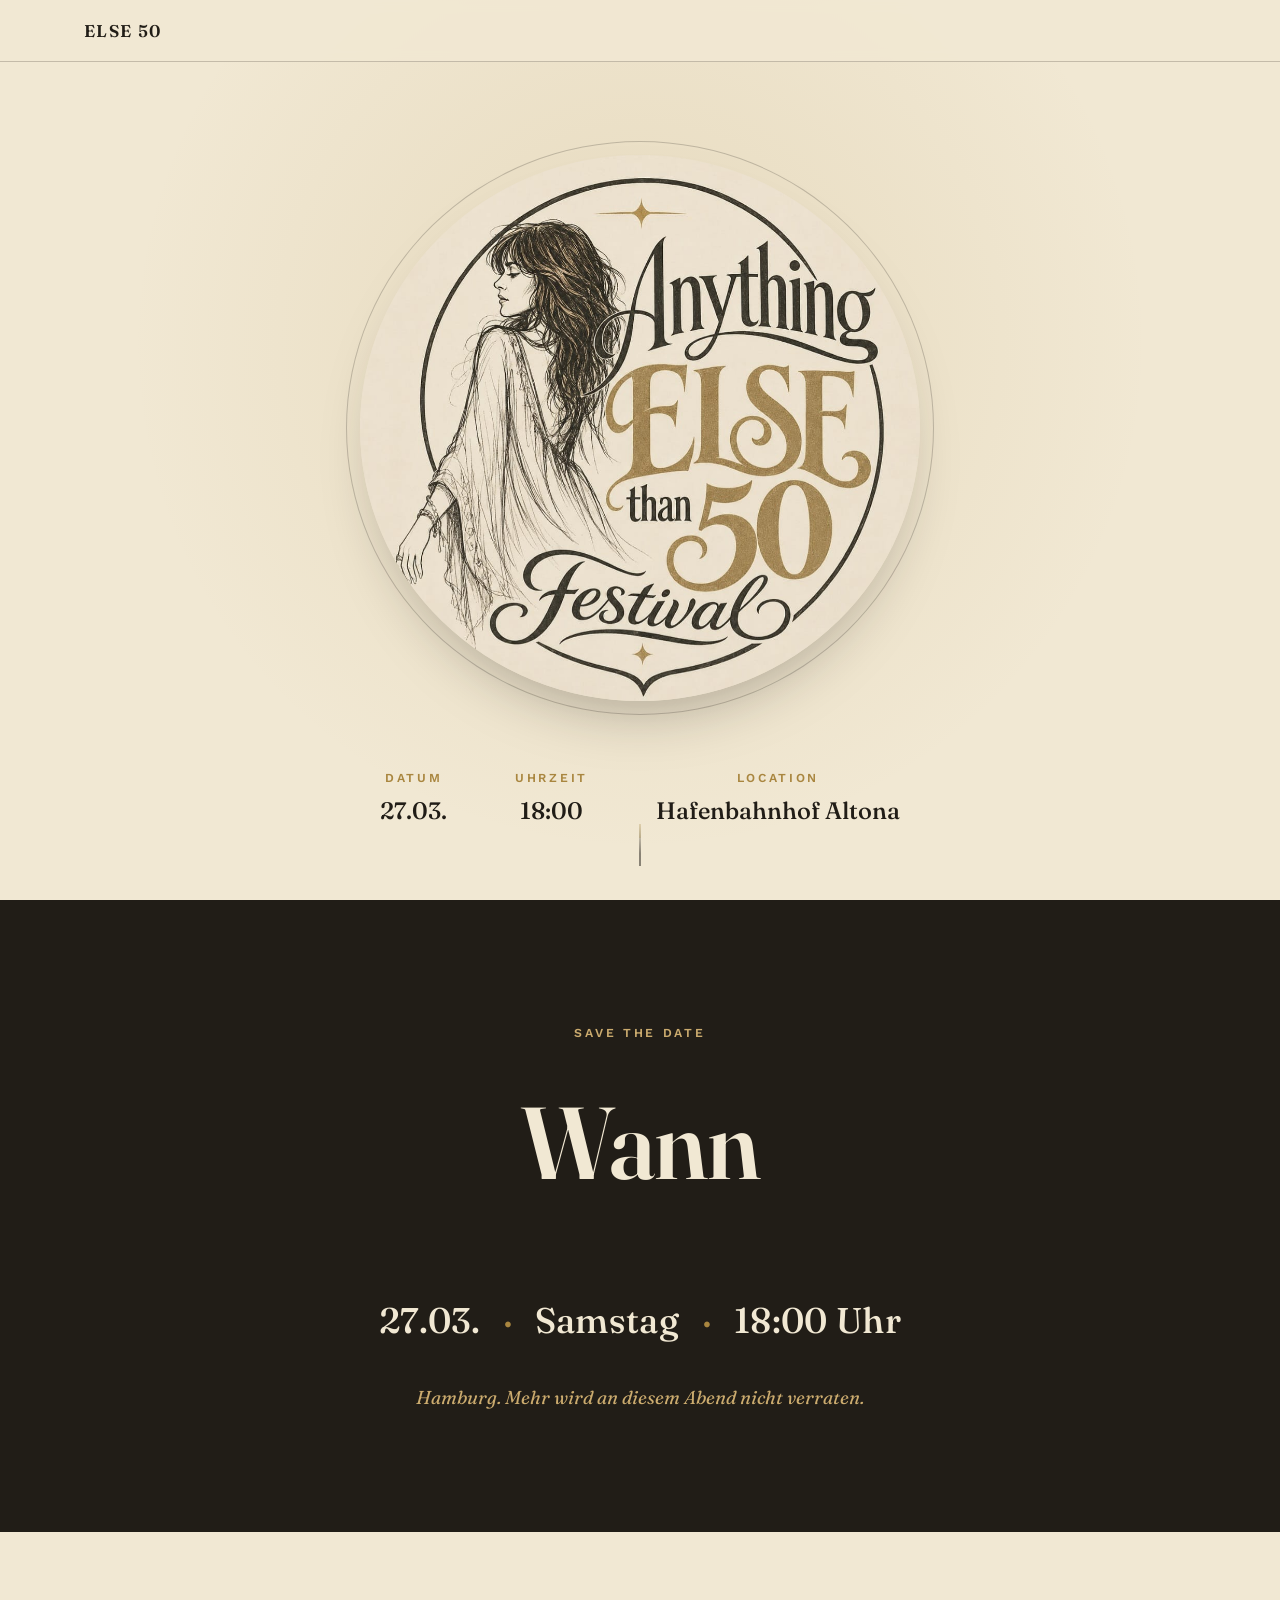
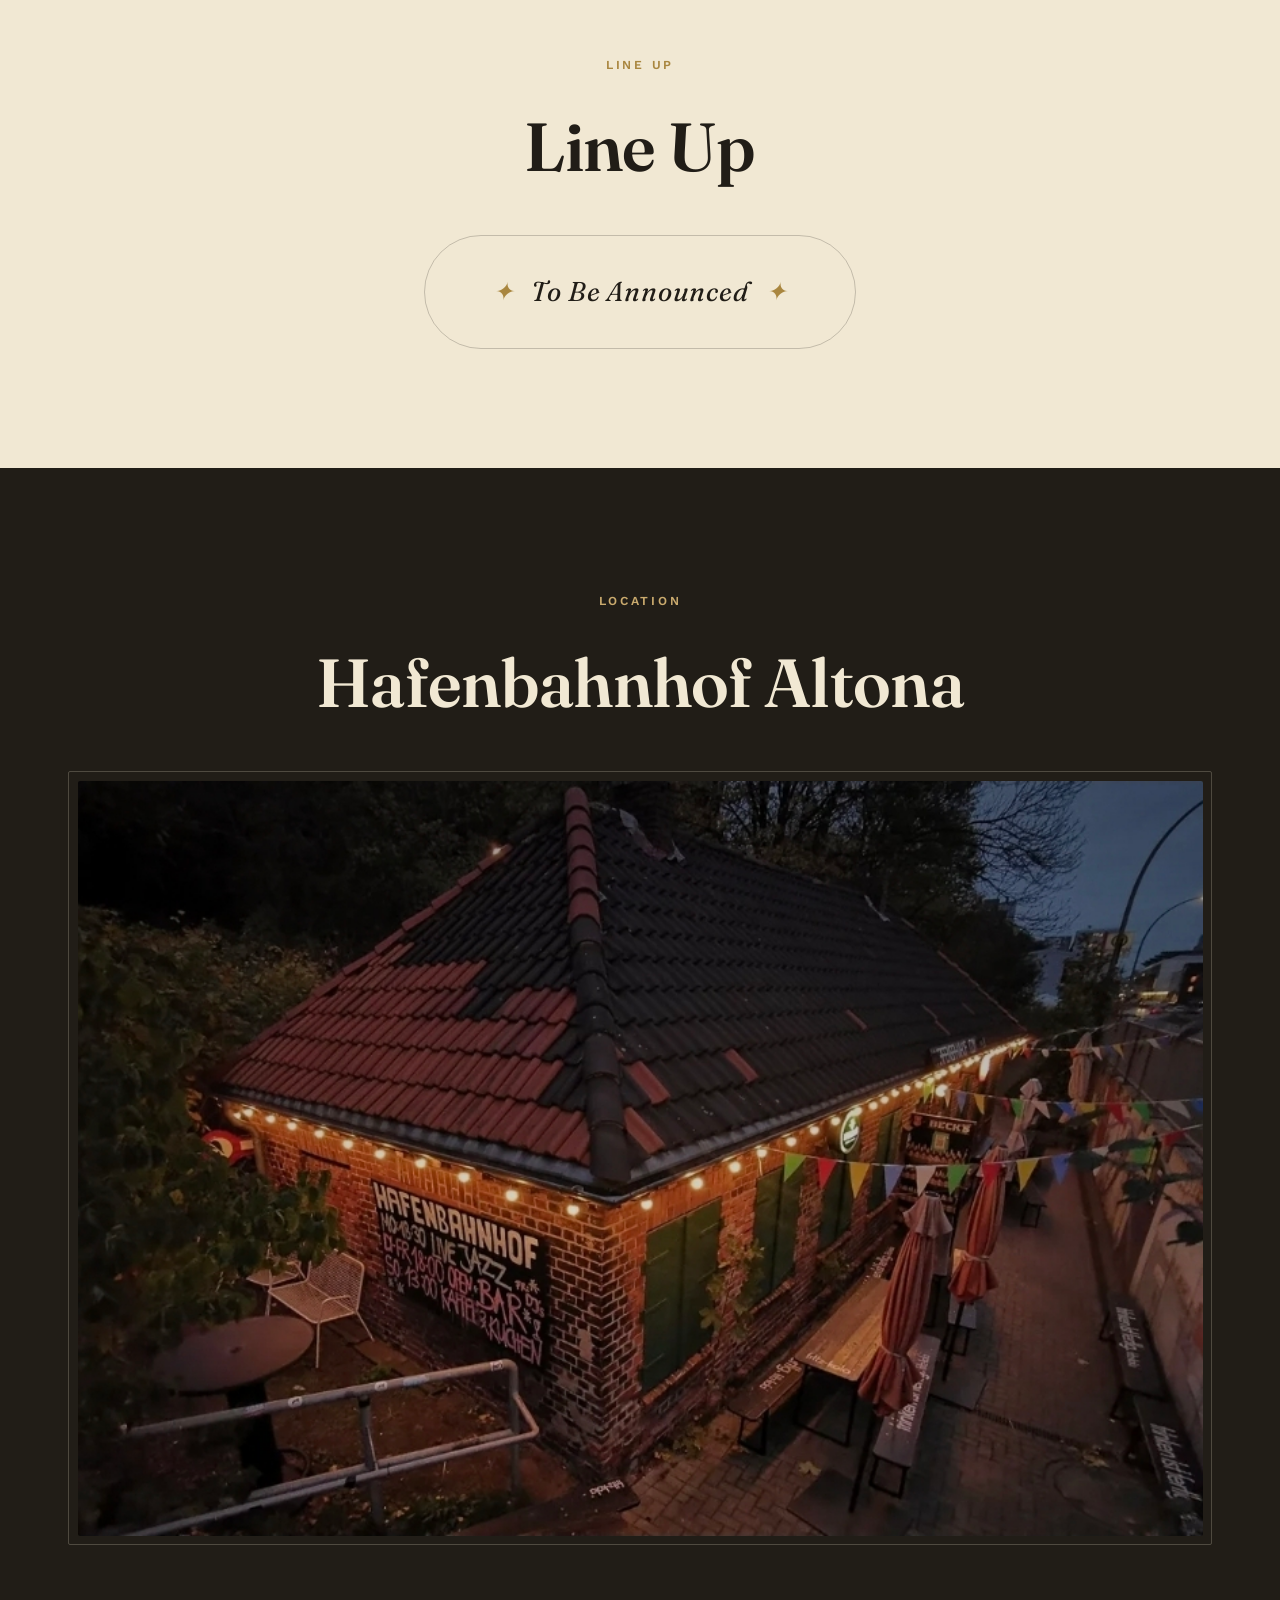
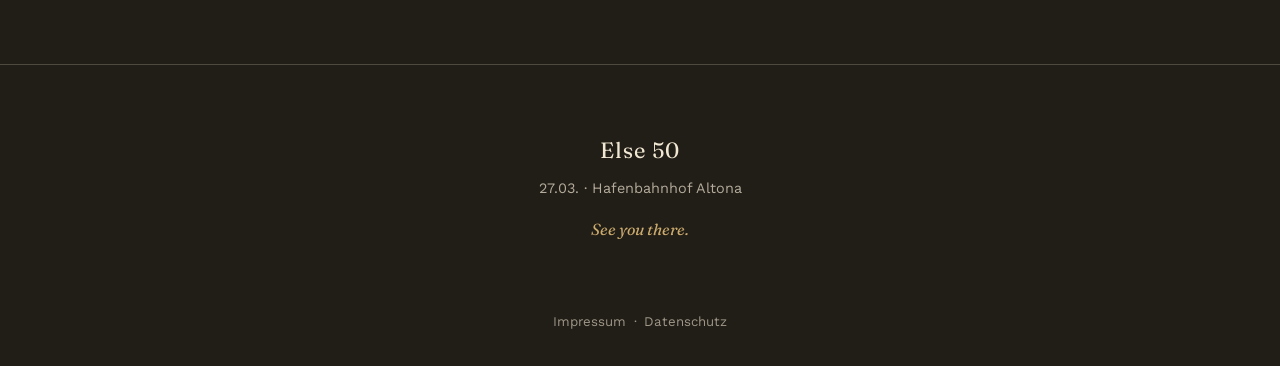
<file: index.html>
<!DOCTYPE html>
<html lang="de">
<head>
  <meta charset="UTF-8" />
  <meta name="viewport" content="width=device-width, initial-scale=1.0" />
  <title>Else 50 — Festival</title>
  <meta name="description" content="Else 50 · 27.03. · Hafenbahnhof Altona, Hamburg" />

  <!-- Google Fonts: Fraunces (Display/Headlines, inkl. Italic) + Work Sans (Fließtext/UI) -->
  <link rel="preconnect" href="https://fonts.googleapis.com">
  <link rel="preconnect" href="https://fonts.gstatic.com" crossorigin>
  <link href="https://fonts.googleapis.com/css2?family=Fraunces:ital,opsz,wght@0,9..144,300;0,9..144,500;0,9..144,600;0,9..144,700;0,9..144,900;1,9..144,400;1,9..144,500&family=Work+Sans:wght@400;500;600&display=swap" rel="stylesheet">

  <link rel="stylesheet" href="style.css" />
</head>
<body>

  <!-- ================= HEADER / NAV ================= -->
  <header class="site-header">
    <div class="site-header__inner">
      <a href="#top" class="site-header__mark">Else 50</a>
    </div>
  </header>

  <main id="top">

    <!-- ================= 1. HERO ================= -->
    <section class="hero" id="hero" aria-label="Startbereich">
      <div class="hero__frame reveal">
        <!--
          HERO-ARTWORK
          Das Poster-Artwork ist die visuelle Startseite der Website.
          Datei liegt unter: images/hero-poster.jpg
          Später einfach durch eine neue Datei mit demselben Namen ersetzen,
          sobald es ein finales Artwork gibt.
        -->
        <img
          class="hero__art"
          src="images/hero-poster.jpg"
          alt="Else 50 — Festival Artwork"
          width="1080"
          height="1080"
        />
        <span class="hero__ring" aria-hidden="true"></span>
      </div>

      <div class="hero__details reveal">
        <ul class="hero__meta">
          <li><span class="eyebrow">Datum</span><span class="hero__meta-value">27.03.</span></li>
          <li><span class="eyebrow">Uhrzeit</span><span class="hero__meta-value">18:00</span></li>
          <li><span class="eyebrow">Location</span><span class="hero__meta-value">Hafenbahnhof Altona</span></li>
        </ul>
      </div>

      <div class="hero__scroll-hint" aria-hidden="true">
        <span></span>
      </div>
    </section>

    <!-- ================= 2. WANN ================= -->
    <section class="section section--dark" id="wann" aria-labelledby="wann-heading">
      <div class="section__inner">
        <p class="eyebrow eyebrow--on-dark reveal">Save the date</p>
        <h2 id="wann-heading" class="section__heading section__heading--huge reveal">Wann</h2>
        <p class="date-display reveal">
          27.03. <span class="date-display__divider">·</span> Samstag <span class="date-display__divider">·</span> 18:00 Uhr
        </p>
        <p class="section__note reveal">Hamburg. Mehr wird an diesem Abend nicht verraten.</p>
      </div>
    </section>

    <!-- ================= 3. LINE UP ================= -->
    <section class="section section--light" id="lineup" aria-labelledby="lineup-heading">
      <div class="section__inner">
        <p class="eyebrow reveal">Line up</p>
        <h2 id="lineup-heading" class="section__heading reveal">Line Up</h2>

        <div class="lineup-badge reveal">
          <span class="lineup-badge__star" aria-hidden="true">✦</span>
          <span class="lineup-badge__text">To Be Announced</span>
          <span class="lineup-badge__star" aria-hidden="true">✦</span>
        </div>

        <!--
          LINE-UP ERWEITERN:
          Sobald Artists feststehen, <ul class="lineup-list"> einkommentieren
          und den lineup-badge Block oben entfernen oder ausblenden.

          <ul class="lineup-list">
            <li class="lineup-list__item">
              <span class="lineup-list__index">01</span>
              <span class="lineup-list__name">Artist 01</span>
            </li>
            <li class="lineup-list__item">
              <span class="lineup-list__index">02</span>
              <span class="lineup-list__name">Artist 02</span>
            </li>
            <li class="lineup-list__item">
              <span class="lineup-list__index">03</span>
              <span class="lineup-list__name">Artist 03</span>
            </li>
          </ul>
        -->
      </div>
    </section>

    <!-- ================= 4. LOCATION ================= -->
    <section class="section section--dark" id="location" aria-labelledby="location-heading">
      <div class="section__inner">
        <p class="eyebrow eyebrow--on-dark reveal">Location</p>
        <h2 id="location-heading" class="section__heading section__heading--on-dark reveal">Hafenbahnhof Altona</h2>

        <div class="image-placeholder reveal">
          <!--
            Weitere Location-Bilder können hier als zusätzliche <img>-Tags
            ergänzt werden, z. B. images/location-02.jpg
          -->
          <img
            src="images/location-01_1.jpg"
            alt="Hafenbahnhof Altona bei Abenddämmerung, mit Lichterketten und Terrasse"
            class="image-placeholder__img"
          />
        </div>
      </div>
    </section>

  </main>

  <!-- ================= FOOTER ================= -->
  <footer class="site-footer">
    <div class="site-footer__inner">
      <p class="site-footer__event">Else 50</p>
      <p class="site-footer__meta">27.03. · Hafenbahnhof Altona</p>
      <p class="site-footer__tagline">See you there.</p>

      <div class="site-footer__legal">
        <!-- Platzhalter — später mit echtem Text füllen -->
        <a href="#" class="site-footer__legal-link">Impressum</a>
        <span aria-hidden="true">·</span>
        <a href="#" class="site-footer__legal-link">Datenschutz</a>
      </div>
    </div>
  </footer>

  <script>
    // Kleine, sinnvolle Funktion: sanftes Einblenden von Inhalten beim Scrollen.
    // Kein Framework, keine externen Abhängigkeiten.
    (function () {
      var items = document.querySelectorAll('.reveal');

      if (!('IntersectionObserver' in window) || items.length === 0) {
        items.forEach(function (el) { el.classList.add('is-visible'); });
        return;
      }

      var observer = new IntersectionObserver(function (entries) {
        entries.forEach(function (entry) {
          if (entry.isIntersecting) {
            entry.target.classList.add('is-visible');
            observer.unobserve(entry.target);
          }
        });
      }, { threshold: 0.15 });

      items.forEach(function (el) { observer.observe(el); });
    })();
  </script>

</body>
</html>
</file>
<file: style.css>
/* ==========================================================================
   [EVENT NAME] — Festival Website
   Palette & Typografie orientieren sich am Poster-Artwork (images/hero-poster.jpg):
   warmes Creme/Papier, tiefes Anthrazit, gedecktes Gold.
   ========================================================================== */

:root {
  /* --- Farben (aus dem Artwork abgeleitet) --- */
  --color-cream:        #f1e8d3;   /* Papier-Hintergrund, wie im Artwork */
  --color-cream-soft:   #f8f2e5;   /* helle Karten/Flächen auf Creme */
  --color-ink:          #211d17;   /* tiefes Anthrazit/Schwarz, wie die Linienzeichnung */
  --color-ink-soft:     #322c22;   /* zweite dunkle Fläche, etwas wärmer */
  --color-gold:         #a9863f;   /* Gold-Ton wie "ELSE" im Artwork */
  --color-gold-light:   #cbab6e;   /* helleres Gold für Hover/Glanz */
  --color-line:         rgba(33, 29, 23, 0.22);   /* Haarlinie auf Creme */
  --color-line-dark:    rgba(241, 232, 211, 0.22); /* Haarlinie auf Dunkel */

  /* --- Typografie --- */
  --font-display: "Fraunces", Georgia, serif;
  --font-body: "Work Sans", -apple-system, BlinkMacSystemFont, sans-serif;

  /* --- Abstände / Layout --- */
  --space-xs: 0.5rem;
  --space-sm: 1rem;
  --space-md: 2rem;
  --space-lg: 4rem;
  --space-xl: 7rem;
  --max-width: 1180px;
  --radius: 2px;

  color-scheme: light;
}

/* ==========================================================================
   Reset
   ========================================================================== */

*, *::before, *::after {
  box-sizing: border-box;
}

html {
  scroll-behavior: smooth;
}

body {
  margin: 0;
  background-color: var(--color-cream);
  color: var(--color-ink);
  font-family: var(--font-body);
  font-size: 16px;
  line-height: 1.6;
  -webkit-font-smoothing: antialiased;
}

img {
  max-width: 100%;
  display: block;
}

a {
  color: inherit;
  text-decoration: none;
}

ul {
  list-style: none;
  margin: 0;
  padding: 0;
}

h1, h2, h3, p {
  margin: 0;
}

@media (prefers-reduced-motion: reduce) {
  html {
    scroll-behavior: auto;
  }
  *, *::before, *::after {
    animation-duration: 0.001ms !important;
    animation-iteration-count: 1 !important;
    transition-duration: 0.001ms !important;
  }
}

/* Sichtbarer Fokus-Zustand für Tastaturnutzung */
a:focus-visible,
button:focus-visible {
  outline: 2px solid var(--color-gold);
  outline-offset: 3px;
}

/* ==========================================================================
   Wiederkehrende Bausteine
   ========================================================================== */

.eyebrow {
  display: inline-block;
  font-family: var(--font-body);
  font-size: 0.72rem;
  font-weight: 600;
  letter-spacing: 0.22em;
  text-transform: uppercase;
  color: var(--color-gold);
  margin-bottom: var(--space-sm);
}

.eyebrow--on-dark {
  color: var(--color-gold-light);
}

.btn {
  display: inline-flex;
  align-items: center;
  gap: 0.6em;
  font-family: var(--font-body);
  font-weight: 600;
  font-size: 0.95rem;
  letter-spacing: 0.04em;
  text-transform: uppercase;
  padding: 1em 2em;
  border: 1px solid transparent;
  border-radius: var(--radius);
  cursor: pointer;
  transition: transform 0.25s ease, background-color 0.25s ease, color 0.25s ease, border-color 0.25s ease;
}

.btn--primary {
  background-color: var(--color-ink);
  color: var(--color-cream);
  border-color: var(--color-ink);
}

.btn--primary:hover {
  background-color: var(--color-gold);
  border-color: var(--color-gold);
  color: var(--color-ink);
  transform: translateY(-2px);
}

.btn--large {
  padding: 1.1em 2.6em;
  font-size: 1rem;
}

.btn--ghost {
  background-color: transparent;
  color: var(--color-cream);
  border-color: var(--color-line-dark);
}

.btn--ghost:hover {
  border-color: var(--color-gold-light);
  color: var(--color-gold-light);
  transform: translateY(-2px);
}

.btn__arrow {
  transition: transform 0.25s ease;
}

.btn--primary:hover .btn__arrow {
  transform: translateY(3px);
}

.is-hidden {
  display: none;
}

/* Scroll-Reveal: dezentes Einblenden */
.reveal {
  opacity: 0;
  transform: translateY(18px);
  transition: opacity 0.7s ease, transform 0.7s ease;
}

.reveal.is-visible {
  opacity: 1;
  transform: translateY(0);
}

/* ==========================================================================
   Header
   ========================================================================== */

.site-header {
  position: fixed;
  top: 0;
  left: 0;
  right: 0;
  z-index: 50;
  background-color: rgba(241, 232, 211, 0.86);
  backdrop-filter: blur(6px);
  border-bottom: 1px solid var(--color-line);
}

.site-header__inner {
  max-width: var(--max-width);
  margin: 0 auto;
  padding: var(--space-sm) var(--space-md);
  display: flex;
  align-items: center;
  justify-content: space-between;
}

.site-header__mark {
  font-family: var(--font-display);
  font-weight: 600;
  font-size: 1rem;
  letter-spacing: 0.08em;
  text-transform: uppercase;
}

/* ==========================================================================
   Hero — das Artwork ist die Startseite
   ========================================================================== */

.hero {
  min-height: 100svh;
  display: flex;
  flex-direction: column;
  align-items: center;
  justify-content: center;
  padding: calc(var(--space-xl) + var(--space-md)) var(--space-md) var(--space-lg);
  text-align: center;
  background:
    radial-gradient(circle at 50% 38%, rgba(169, 134, 63, 0.14), transparent 60%),
    var(--color-cream);
  position: relative;
  overflow: hidden;
}

.hero__frame {
  position: relative;
  width: min(88vw, 460px);
  margin-bottom: var(--space-lg);
}

.hero__art {
  width: 100%;
  height: auto;
  border-radius: 50%;
  box-shadow: 0 30px 60px -25px rgba(33, 29, 23, 0.35);
}

.hero__ring {
  position: absolute;
  inset: -14px;
  border-radius: 50%;
  border: 1px solid var(--color-line);
  pointer-events: none;
}

.hero__details {
  display: flex;
  flex-direction: column;
  align-items: center;
  gap: var(--space-md);
}

.hero__meta {
  display: flex;
  flex-direction: column;
  gap: var(--space-sm);
  align-items: center;
}

.hero__meta li {
  display: flex;
  flex-direction: column;
  align-items: center;
  gap: 0.2em;
}

.hero__meta .eyebrow {
  margin-bottom: 0;
}

.hero__meta-value {
  font-family: var(--font-display);
  font-size: 1.4rem;
  font-weight: 500;
}

.hero__scroll-hint {
  position: absolute;
  bottom: var(--space-md);
  left: 50%;
  transform: translateX(-50%);
  width: 1px;
  height: 42px;
  background: linear-gradient(to bottom, transparent, var(--color-ink) 70%);
  overflow: hidden;
}

.hero__scroll-hint span {
  display: block;
  width: 1px;
  height: 14px;
  background-color: var(--color-gold);
  animation: scrollHint 2.2s ease-in-out infinite;
}

@keyframes scrollHint {
  0% { transform: translateY(-14px); opacity: 0; }
  40% { opacity: 1; }
  100% { transform: translateY(42px); opacity: 0; }
}

/* ==========================================================================
   Generische Sektionen
   ========================================================================== */

.section {
  padding: var(--space-xl) var(--space-md);
}

.section--light {
  background-color: var(--color-cream);
  color: var(--color-ink);
}

.section--dark {
  background-color: var(--color-ink);
  color: var(--color-cream);
}

.section__inner {
  max-width: var(--max-width);
  margin: 0 auto;
  text-align: center;
}

.section__heading {
  font-family: var(--font-display);
  font-weight: 600;
  font-size: clamp(2.4rem, 8vw, 4rem);
  letter-spacing: -0.01em;
  margin-bottom: var(--space-md);
}

.section__heading--on-dark {
  color: var(--color-cream);
}

.section__heading--huge {
  font-size: clamp(2.8rem, 11vw, 6rem);
  margin-bottom: var(--space-lg);
}

.section__note {
  font-style: italic;
  font-family: var(--font-display);
  font-size: 1.1rem;
  color: var(--color-gold-light);
  margin-top: var(--space-md);
}

/* --- WANN --- */

.date-display {
  font-family: var(--font-display);
  font-weight: 500;
  font-size: clamp(1.4rem, 4vw, 2.1rem);
  color: var(--color-cream);
  letter-spacing: 0.01em;
}

.date-display__divider {
  color: var(--color-gold);
  margin: 0 0.4em;
}

/* --- LINE UP --- */

.lineup-badge {
  display: inline-flex;
  align-items: center;
  gap: var(--space-sm);
  padding: var(--space-md) var(--space-lg);
  border: 1px solid var(--color-line);
  border-radius: 999px;
  font-family: var(--font-display);
  font-style: italic;
  font-size: clamp(1.1rem, 4vw, 1.6rem);
  letter-spacing: 0.03em;
}

.lineup-badge__star {
  color: var(--color-gold);
  font-size: 0.9em;
}

.lineup-list {
  margin-top: var(--space-lg);
  display: flex;
  flex-direction: column;
  gap: var(--space-sm);
  max-width: 420px;
  margin-left: auto;
  margin-right: auto;
  text-align: left;
}

.lineup-list__item {
  display: flex;
  align-items: baseline;
  gap: var(--space-sm);
  padding-bottom: var(--space-sm);
  border-bottom: 1px solid var(--color-line);
}

.lineup-list__index {
  font-family: var(--font-body);
  font-size: 0.8rem;
  color: var(--color-gold);
  letter-spacing: 0.1em;
}

.lineup-list__name {
  font-family: var(--font-display);
  font-size: 1.3rem;
}

/* --- LOCATION --- */

.image-placeholder {
  margin-top: var(--space-md);
  border: 1px solid var(--color-line-dark);
  border-radius: var(--radius);
  padding: var(--space-xs);
}

.image-placeholder__label {
  font-family: var(--font-body);
  font-size: 0.85rem;
  letter-spacing: 0.1em;
  text-transform: uppercase;
  color: var(--color-line-dark);
}

.image-placeholder__img {
  width: 100%;
  height: auto;
  border-radius: var(--radius);
}

/* ==========================================================================
   Footer
   ========================================================================== */

.site-footer {
  background-color: var(--color-ink);
  color: var(--color-cream);
  padding: var(--space-lg) var(--space-md) var(--space-md);
  text-align: center;
  border-top: 1px solid var(--color-line-dark);
}

.site-footer__event {
  font-family: var(--font-display);
  font-size: 1.3rem;
  letter-spacing: 0.04em;
}

.site-footer__meta {
  margin-top: var(--space-xs);
  font-size: 0.85rem;
  opacity: 0.7;
}

.site-footer__tagline {
  margin-top: var(--space-sm);
  font-family: var(--font-display);
  font-style: italic;
  color: var(--color-gold-light);
}

.site-footer__legal {
  margin-top: var(--space-lg);
  display: flex;
  align-items: center;
  justify-content: center;
  gap: 0.6em;
  font-size: 0.78rem;
  opacity: 0.6;
}

.site-footer__legal-link:hover {
  color: var(--color-gold-light);
}

/* ==========================================================================
   Breakpoints
   ========================================================================== */

@media (min-width: 640px) {
  .hero__meta {
    flex-direction: row;
    gap: var(--space-lg);
  }
}

@media (min-width: 900px) {
  :root {
    font-size: 17px;
  }

  .section {
    padding: var(--space-xl) var(--space-lg);
  }

  .hero__frame {
    width: min(46vw, 520px);
  }
}

@media (min-width: 1200px) {
  .hero__frame {
    width: 560px;
  }
}
</file>
